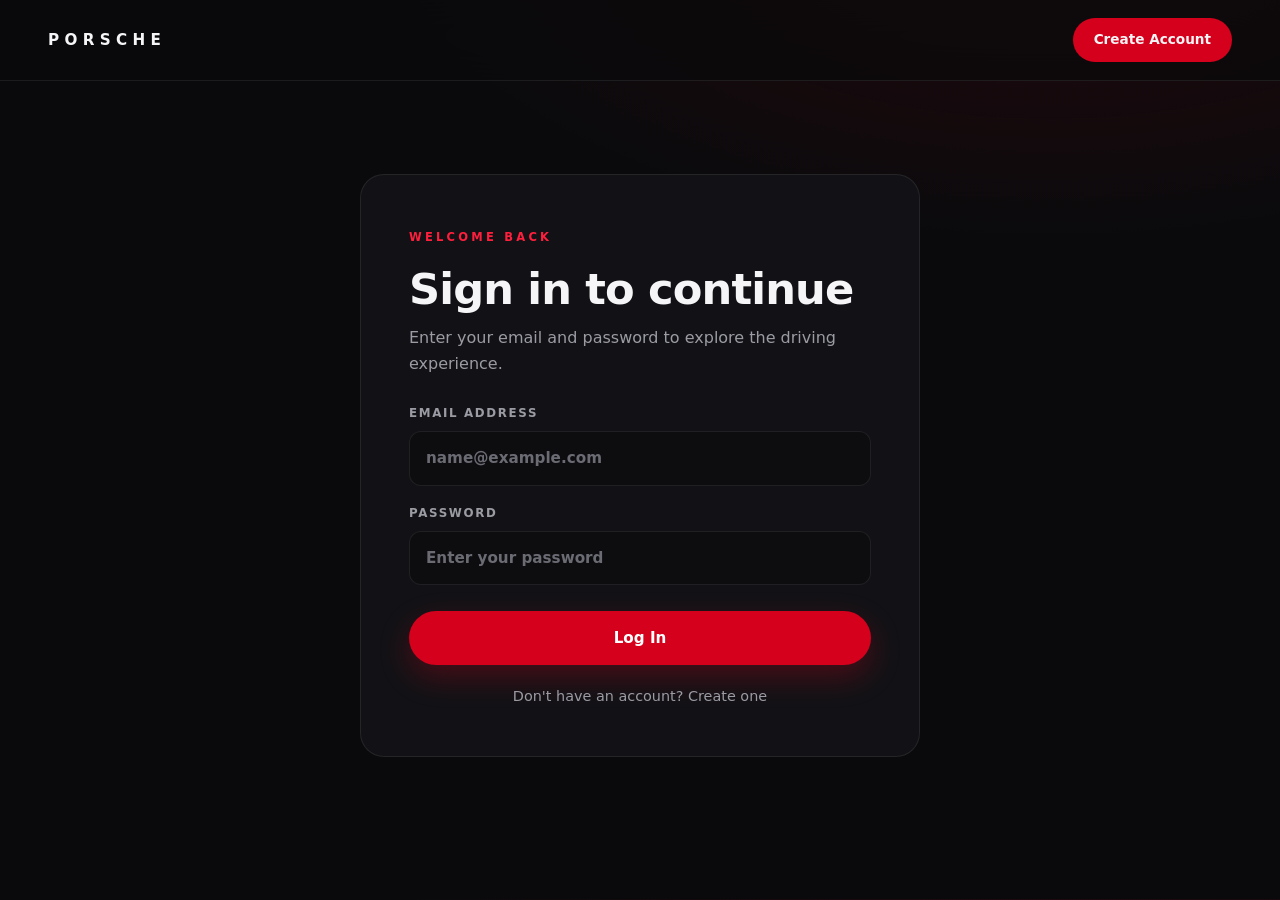
<file: index.html>
<!DOCTYPE html>
<html lang="en">
<head>
  <meta charset="UTF-8">
  <meta name="google-site-verification" content="EdclA1ubfzL2VfOmxG6n_ov7OvyrOCVswRvJvvJEWGw" />
  <meta name="viewport" content="width=device-width, initial-scale=1.0">
  <title>Porsche Inspired</title>
  <link rel="stylesheet" href="style.css">
  <script defer src="script.js"></script>
</head>
<body data-auth-required="true">
  <header class="site-header">
    <div class="brand">PORSCHE</div>
    <nav class="nav">
      <a href="#models">Models</a>
      <a href="#design">Design</a>
      <a href="#performance">Performance</a>
      <a href="#experience">Experience</a>
    </nav>
    <div class="header-actions">
      <a href="create-account.html" class="header-button">Create Account</a>
      <a href="#build" class="header-button">Build Yours</a>
      <a href="login.html" class="header-button" id="logout-button">Log Out</a>
    </div>
  </header>

  <main>
    <section class="hero">
      <div class="hero-copy">
        <span class="eyebrow">The new generation of driving passion</span>
        <h1>Performance. Precision. Possibility.</h1>
        <p>Experience the spirit of a sports car built for the road and engineered for the future.</p>
        <div class="hero-actions">
          <a href="#models" class="button button-primary">Discover Models</a>
          <a href="#experience" class="button button-secondary">Explore Experience</a>
        </div>
      </div>
      <div class="hero-media">
        <div class="hero-media-overlay"></div>
        <div class="hero-car-card">
          <span>911 Turbo S</span>
          <strong>0-60 mph in 2.7s</strong>
          <p>Iconic silhouette. Race-bred performance.</p>
        </div>
      </div>
    </section>

    <section class="feature-strip reveal" id="design">
      <div>
        <h2>Designed to move</h2>
        <p>Every curve is sculpted for aerodynamics, comfort, and unmistakable presence.</p>
      </div>
      <div>
        <p>Refined materials, driver-focused ergonomics, and a clean cockpit built around control.</p>
      </div>
    </section>

    <section class="models" id="models">
      <article class="model-card reveal">
        <span>911</span>
        <h3>Pure Sports Car</h3>
        <p>Precision, agility, and championship heritage in every drive.</p>
        <a class="model-card-link" href="911.html">Explore 911 features <span aria-hidden="true">→</span></a>
      </article>
      <article class="model-card reveal">
        <span>Taycan</span>
        <h3>Electric Performance</h3>
        <p>Instant torque, long-range performance, and a future-focused drive.</p>
        <a class="model-card-link" href="taycan.html">Explore Taycan features <span aria-hidden="true">→</span></a>
      </article>
      <article class="model-card reveal">
        <span>Cayenne</span>
        <h3>Versatile Power</h3>
        <p>Spacious style and commanding capability for every route.</p>
        <a class="model-card-link" href="cayenne.html">Explore Cayenne features <span aria-hidden="true">→</span></a>
      </article>
    </section>

    <section class="info-grid reveal" id="performance">
      <div>
        <h2>Uncompromised Performance</h2>
        <p>Race-derived engineering delivers rapid acceleration, responsive handling, and confident braking.</p>
      </div>
      <div class="stats">
        <div><strong>710</strong><span>HP</span></div>
        <div><strong>2.7</strong><span>Seconds 0-60</span></div>
        <div><strong>250</strong><span>mph top speed</span></div>
      </div>
    </section>

    <section class="experience reveal" id="experience">
      <div>
        <h2>Elevate the drive</h2>
        <p>From handcrafted interiors to cutting-edge technology, every detail is tailored to your journey.</p>
      </div>
      <div class="experience-actions">
        <a href="#build" class="button button-primary">Start Building</a>
        <a href="#build" class="button button-secondary">Find a Dealer</a>
      </div>
    </section>
  </main>

  <footer class="site-footer" id="build">
    <div>
      <span>PORSCHE</span>
      <p>Luxury sports performance made for the road.</p>
    </div>
    <div class="footer-links">
      <a href="#models">Models</a>
      <a href="#design">Design</a>
      <a href="#performance">Performance</a>
    </div>
  </footer>
</body>
</html>
</file>
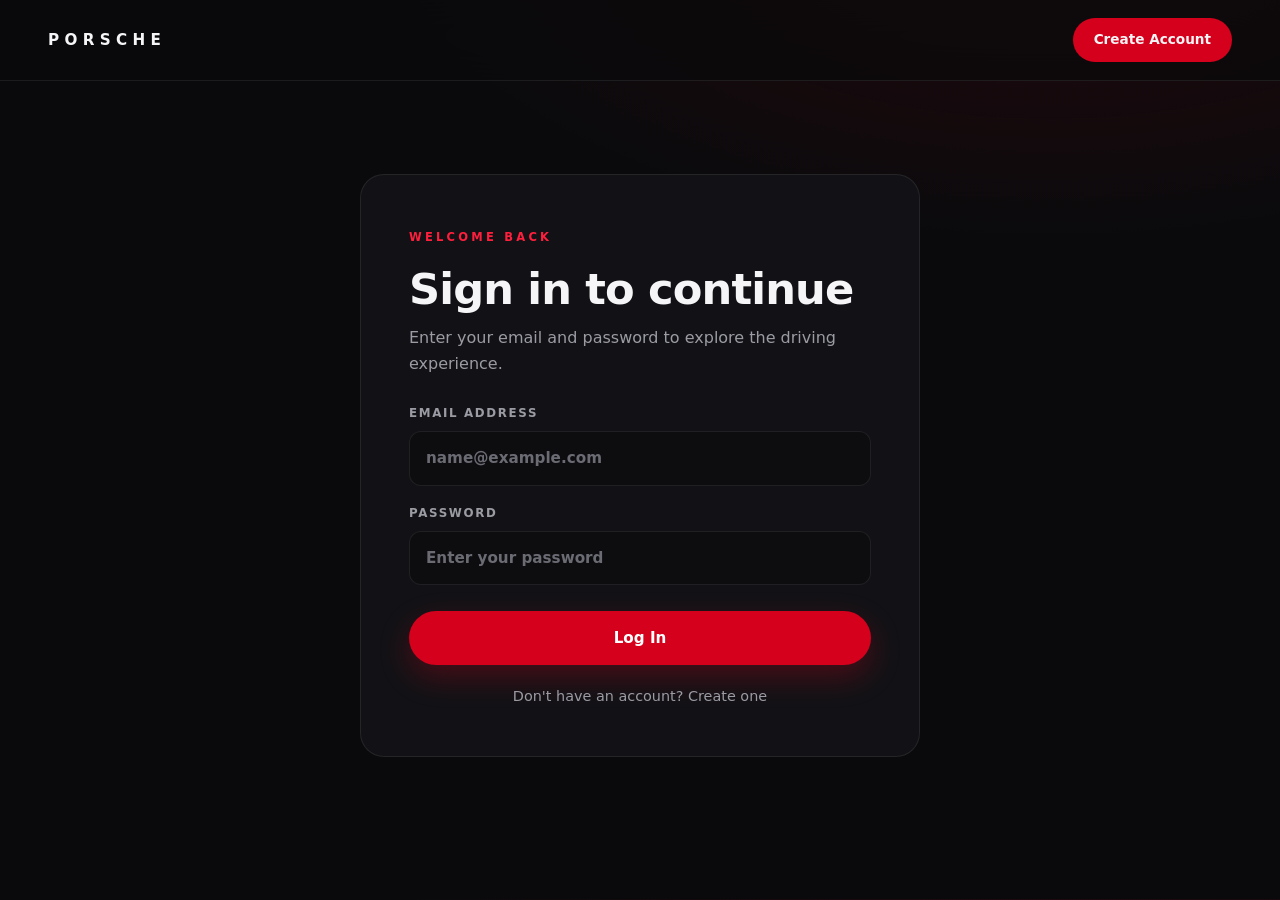
<file: 911.html>
<!DOCTYPE html>
<html lang="en">
<head>
  <meta charset="UTF-8">
  <meta name="viewport" content="width=device-width, initial-scale=1.0">
  <title>911 Features | Porsche Inspired</title>
  <link rel="stylesheet" href="style.css">
  <script defer src="script.js"></script>
</head>
<body data-auth-required="true">
  <header class="site-header">
    <a class="brand" href="index.html">PORSCHE</a>
    <nav class="nav">
      <a href="index.html#models">All Models</a>
      <a href="taycan.html">Taycan</a>
      <a href="cayenne.html">Cayenne</a>
    </nav>
    <div class="header-actions">
      <a href="login.html" class="header-button" id="logout-button">Log Out</a>
    </div>
  </header>
  <main class="model-detail">
    <section class="model-detail-hero">
      <div class="model-detail-copy">
        <span class="eyebrow">The sports car icon</span>
        <h1>Porsche 911</h1>
        <p>A distinctive silhouette, a rear-engine layout, and precise responses come together in a sports car made for an engaging drive.</p>
        <div class="model-detail-actions">
          <a href="index.html#models" class="button button-primary">Explore all models</a>
          <a href="taycan.html" class="button button-secondary">Next: Taycan</a>
        </div>
      </div>
      <img class="model-detail-image" src="https://images.unsplash.com/photo-1503376780353-7e6692767b70?auto=format&amp;fit=crop&amp;w=1400&amp;q=85" alt="Porsche 911 sports car" fetchpriority="high">
    </section>
    <section class="model-feature-grid" aria-label="911 features">
      <article class="model-feature">
        <span>01 / Power</span>
        <h2>Responsive performance</h2>
        <p>Turbocharged flat-six power delivers quick response and a signature sports-car sound.</p>
      </article>
      <article class="model-feature">
        <span>02 / Control</span>
        <h2>Driver-focused handling</h2>
        <p>Carefully tuned chassis dynamics and available all-wheel drive support confident, composed driving.</p>
      </article>
      <article class="model-feature">
        <span>03 / Design</span>
        <h2>Iconic, purposeful shape</h2>
        <p>The instantly recognizable profile balances heritage details with aerodynamic form.</p>
      </article>
      <article class="model-feature">
        <span>04 / Cockpit</span>
        <h2>Everything within reach</h2>
        <p>A driver-oriented cabin brings clear displays, intuitive controls, and premium finishes together.</p>
      </article>
      <article class="model-feature">
        <span>05 / Everyday</span>
        <h2>Sports car versatility</h2>
        <p>Usable storage, comfortable seating, and selectable driving modes make it adaptable beyond the track.</p>
      </article>
      <article class="model-feature">
        <span>06 / Personalize</span>
        <h2>Make it your own</h2>
        <p>Choose from a range of exterior colors, wheel designs, and interior finishes to suit your style.</p>
      </article>
    </section>
    <p class="model-detail-note">Features and availability vary by model year and configuration.</p>
  </main>
</body>
</html>
</file>
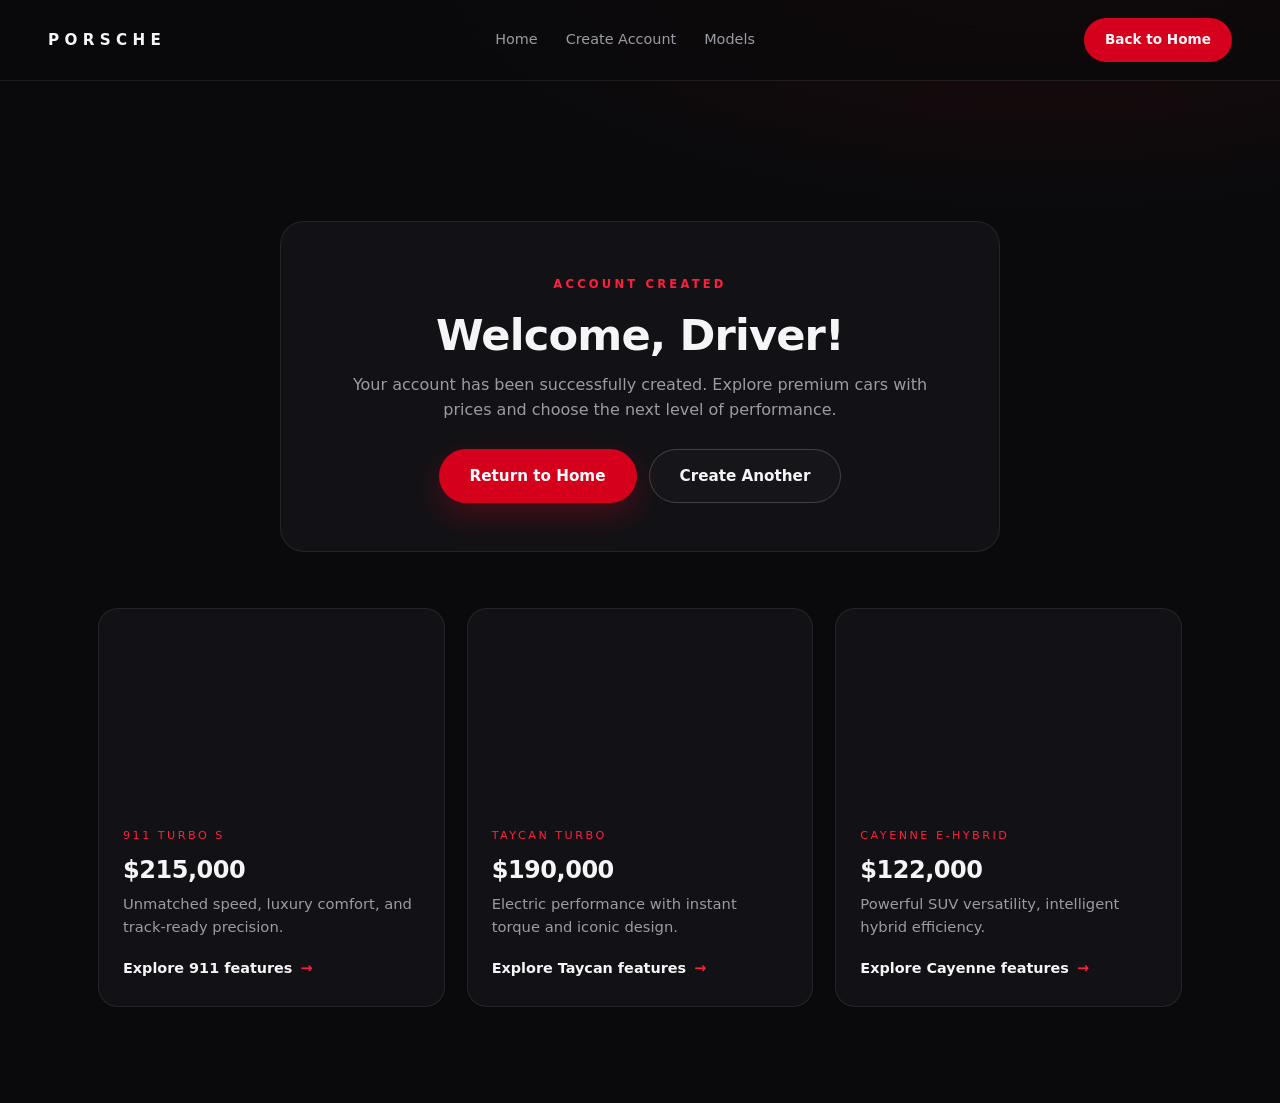
<file: account-created.html>
<!DOCTYPE html>
<html lang="en">
<head>
  <meta charset="UTF-8">
  <meta name="viewport" content="width=device-width, initial-scale=1.0">
  <title>Account Created</title>
  <link rel="stylesheet" href="style.css">
</head>
<body>
  <header class="site-header">
    <div class="brand">PORSCHE</div>
    <nav class="nav">
      <a href="index.html">Home</a>
      <a href="create-account.html">Create Account</a>
      <a href="index.html#models">Models</a>
    </nav>
    <div class="header-actions">
      <a href="index.html" class="header-button">Back to Home</a>
    </div>
  </header>

  <main class="account-page">
    <section class="status-panel">
      <span class="eyebrow">Account created</span>
      <h1>Welcome, <span class="welcome-name">Driver</span>!</h1>
      <p>Your account has been successfully created. Explore premium cars with prices and choose the next level of performance.</p>
      <div class="account-actions">
        <a class="button button-primary" href="index.html">Return to Home</a>
        <a class="button button-secondary" href="create-account.html">Create Another</a>
      </div>
    </section>

    <section class="car-gallery">
      <article class="car-card">
        <div class="car-image" style="background-image: url('https://images.unsplash.com/photo-1503376780353-7e6692767b70?auto=format&fit=crop&w=900&q=80');"></div>
        <div class="car-copy">
          <span class="car-label">911 Turbo S</span>
          <h2>$215,000</h2>
          <p>Unmatched speed, luxury comfort, and track-ready precision.</p>
          <a class="model-card-link" href="911.html">Explore 911 features <span aria-hidden="true">→</span></a>
        </div>
      </article>
      <article class="car-card">
        <div class="car-image" style="background-image: url('https://images.unsplash.com/photo-1611859266238-4b98091d9d9b?auto=format&fit=crop&w=900&q=80');"></div>
        <div class="car-copy">
          <span class="car-label">Taycan Turbo</span>
          <h2>$190,000</h2>
          <p>Electric performance with instant torque and iconic design.</p>
          <a class="model-card-link" href="taycan.html">Explore Taycan features <span aria-hidden="true">→</span></a>
        </div>
      </article>
      <article class="car-card">
        <div class="car-image" style="background-image: url('https://images.unsplash.com/photo-1511919884226-fd3cad34687c?auto=format&fit=crop&w=900&q=80');"></div>
        <div class="car-copy">
          <span class="car-label">Cayenne E-Hybrid</span>
          <h2>$122,000</h2>
          <p>Powerful SUV versatility, intelligent hybrid efficiency.</p>
          <a class="model-card-link" href="cayenne.html">Explore Cayenne features <span aria-hidden="true">→</span></a>
        </div>
      </article>
    </section>
  </main>

  <script defer src="script.js"></script>
</body>
</html>
</file>
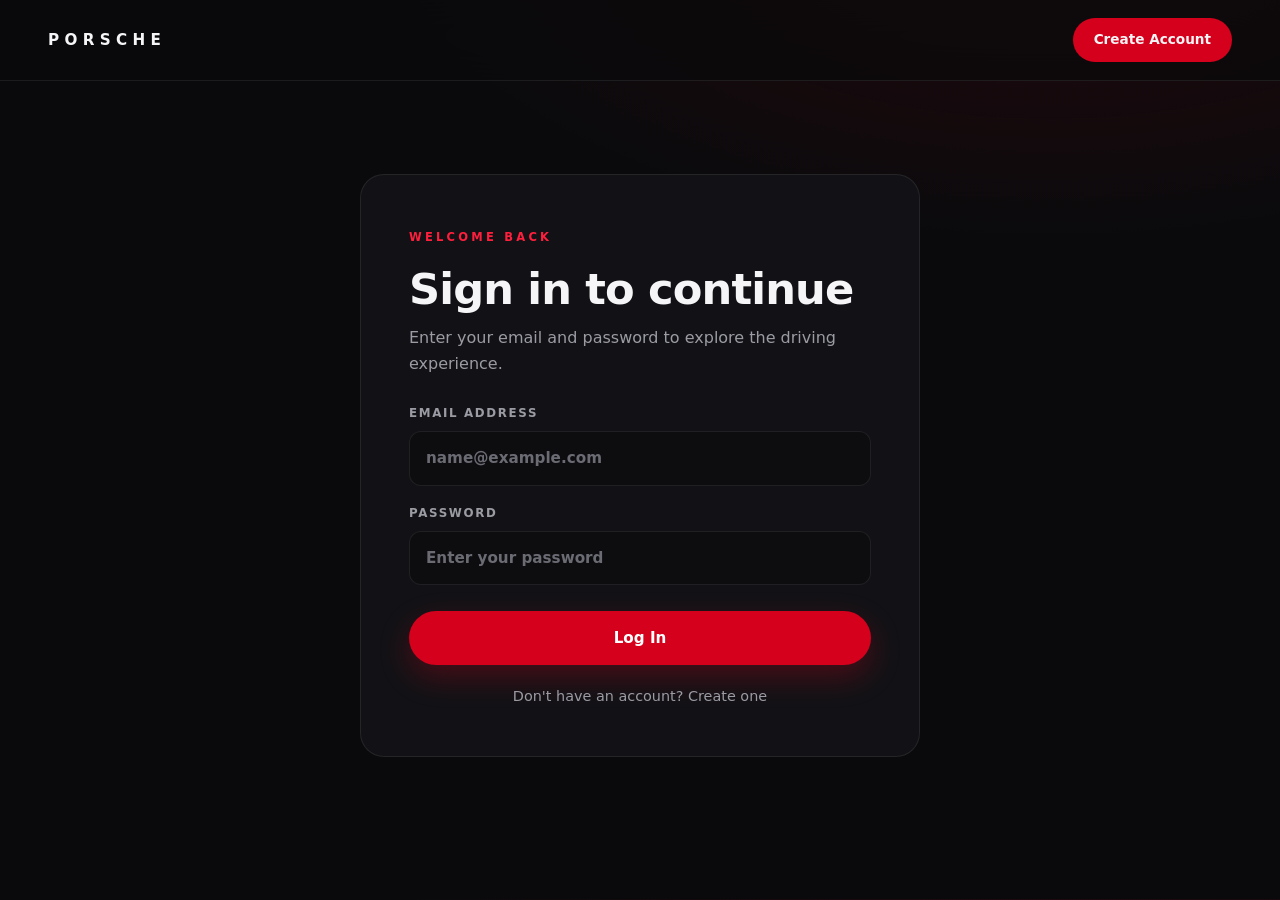
<file: cayenne.html>
<!DOCTYPE html>
<html lang="en">
<head>
  <meta charset="UTF-8">
  <meta name="viewport" content="width=device-width, initial-scale=1.0">
  <title>Cayenne Features | Porsche Inspired</title>
  <link rel="stylesheet" href="style.css">
  <script defer src="script.js"></script>
</head>
<body data-auth-required="true">
  <header class="site-header">
    <a class="brand" href="index.html">PORSCHE</a>
    <nav class="nav">
      <a href="index.html#models">All Models</a>
      <a href="911.html">911</a>
      <a href="taycan.html">Taycan</a>
    </nav>
    <div class="header-actions">
      <a href="login.html" class="header-button" id="logout-button">Log Out</a>
    </div>
  </header>
  <main class="model-detail">
    <section class="model-detail-hero">
      <div class="model-detail-copy">
        <span class="eyebrow">Room for every route</span>
        <h1>Porsche Cayenne</h1>
        <p>Versatile space and everyday comfort meet confident road manners and the purposeful design of a performance SUV.</p>
        <div class="model-detail-actions">
          <a href="index.html#models" class="button button-primary">Explore all models</a>
          <a href="911.html" class="button button-secondary">Next: 911</a>
        </div>
      </div>
      <img class="model-detail-image" src="https://images.unsplash.com/photo-1511919884226-fd3cad34687c?auto=format&amp;fit=crop&amp;w=1400&amp;q=85" alt="Porsche Cayenne SUV" fetchpriority="high">
    </section>
    <section class="model-feature-grid" aria-label="Cayenne features">
      <article class="model-feature">
        <span>01 / Capability</span>
        <h2>Powertrain choice</h2>
        <p>Choose from performance-focused petrol and plug-in hybrid options, depending on configuration.</p>
      </article>
      <article class="model-feature">
        <span>02 / Handling</span>
        <h2>Confident on the road</h2>
        <p>Responsive steering and available adaptive chassis features help balance comfort with control.</p>
      </article>
      <article class="model-feature">
        <span>03 / Space</span>
        <h2>Room to bring more</h2>
        <p>A spacious cabin and flexible cargo area are ready for passengers, luggage, and everyday plans.</p>
      </article>
      <article class="model-feature">
        <span>04 / Comfort</span>
        <h2>Made for longer drives</h2>
        <p>Comfortable seating, thoughtful storage, and available climate features make every seat inviting.</p>
      </article>
      <article class="model-feature">
        <span>05 / Technology</span>
        <h2>Useful, connected tech</h2>
        <p>Modern driver assistance and infotainment features help make daily driving more convenient.</p>
      </article>
      <article class="model-feature">
        <span>06 / Personalize</span>
        <h2>Your own configuration</h2>
        <p>Explore a range of trims, exterior finishes, wheels, and interior details for a personal fit.</p>
      </article>
    </section>
    <p class="model-detail-note">Features and availability vary by model year and configuration.</p>
  </main>
</body>
</html>
</file>
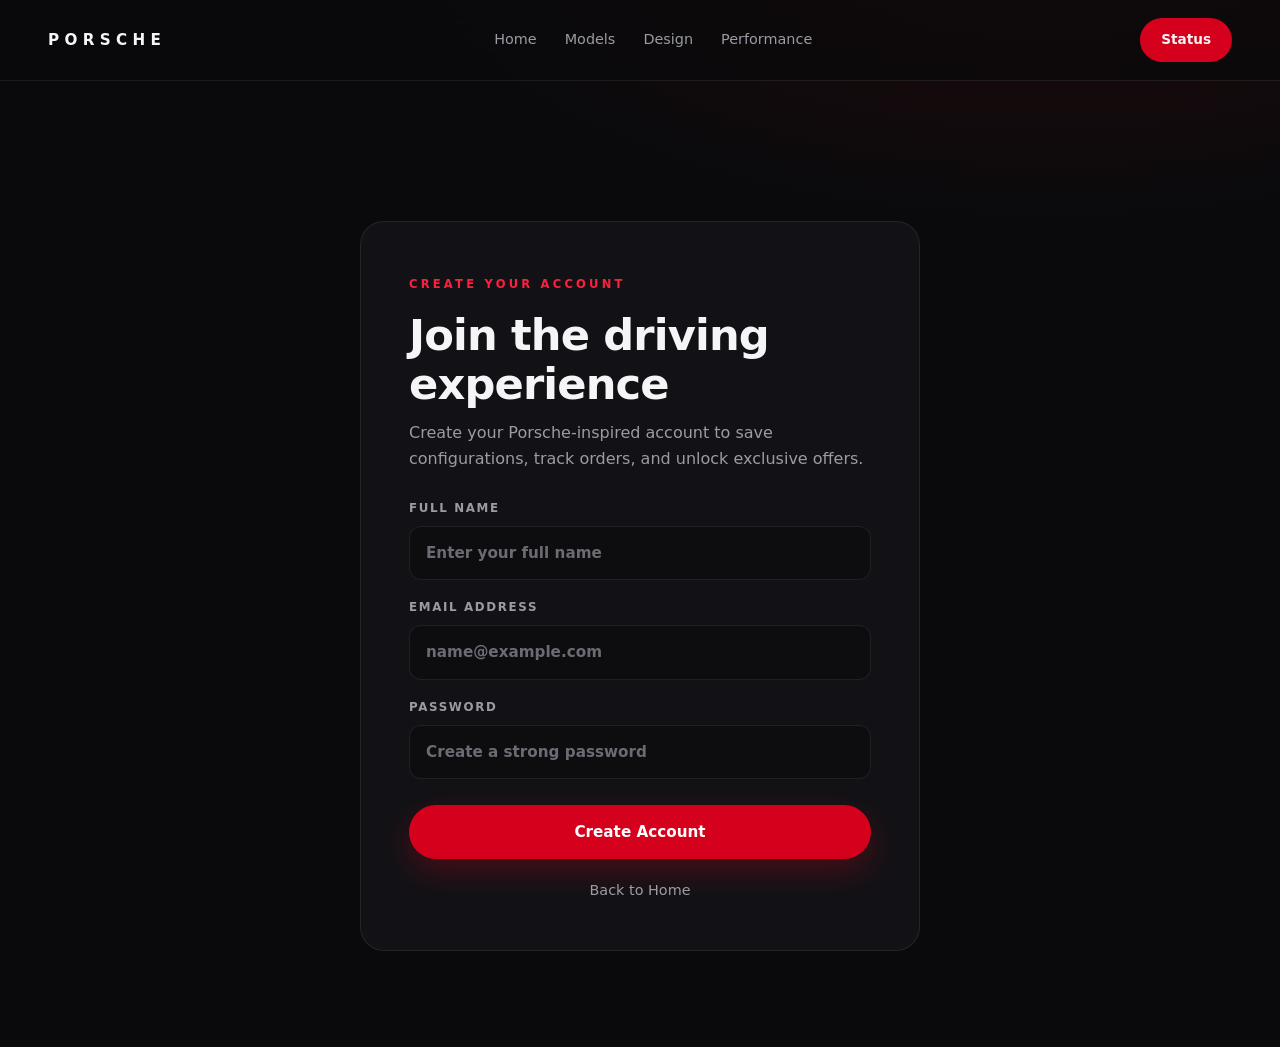
<file: create-account.html>
<!DOCTYPE html>
<html lang="en">
<head>
  <meta charset="UTF-8">
  <meta name="viewport" content="width=device-width, initial-scale=1.0">
  <title>Create Account</title>
  <link rel="stylesheet" href="style.css">
  <script defer src="script.js"></script>
</head>
<body>
  <header class="site-header">
    <div class="brand">PORSCHE</div>
    <nav class="nav">
      <a href="index.html">Home</a>
      <a href="index.html#models">Models</a>
      <a href="index.html#design">Design</a>
      <a href="index.html#performance">Performance</a>
    </nav>
    <div class="header-actions">
      <a href="account-created.html" class="header-button">Status</a>
    </div>
  </header>

  <main class="account-page">
    <section class="account-panel">
      <span class="eyebrow">Create your account</span>
      <h1>Join the driving experience</h1>
      <p>Create your Porsche-inspired account to save configurations, track orders, and unlock exclusive offers.</p>

      <form id="create-account-form" class="account-form">
        <label>
          Full Name
          <input type="text" name="fullName" placeholder="Enter your full name" required>
        </label>
        <label>
          Email Address
          <input type="email" name="email" placeholder="name@example.com" required>
        </label>
        <label>
          Password
          <input type="password" name="password" placeholder="Create a strong password" required>
        </label>
        <button class="button button-primary" type="submit">Create Account</button>
      </form>

      <div class="account-links">
        <a href="index.html">Back to Home</a>
      </div>
    </section>
  </main>
</body>
</html>
</file>
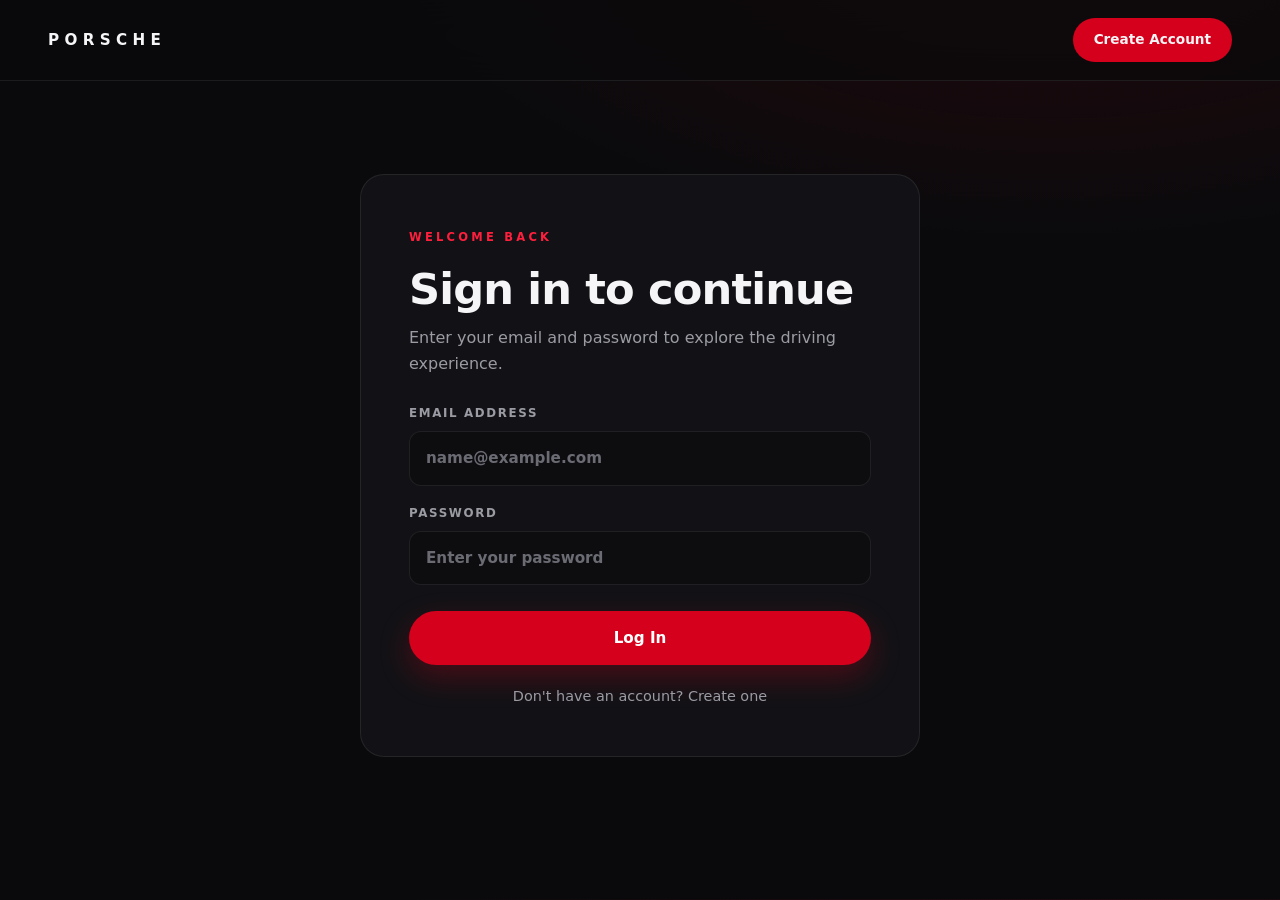
<file: login.html>
<!DOCTYPE html>
<html lang="en">
<head>
  <meta charset="UTF-8">
  <meta name="viewport" content="width=device-width, initial-scale=1.0">
  <title>Sign In | Porsche Inspired</title>
  <link rel="stylesheet" href="style.css">
  <script defer src="script.js"></script>
</head>
<body data-login-page="true">
  <header class="site-header">
    <a class="brand" href="login.html">PORSCHE</a>
    <div class="header-actions">
      <a href="create-account.html" class="header-button">Create Account</a>
    </div>
  </header>

  <main class="account-page login-page">
    <section class="account-panel">
      <span class="eyebrow">Welcome back</span>
      <h1>Sign in to continue</h1>
      <p>Enter your email and password to explore the driving experience.</p>

      <form id="login-form" class="account-form">
        <label>
          Email Address
          <input type="email" name="email" placeholder="name@example.com" autocomplete="email" required>
        </label>
        <label>
          Password
          <input type="password" name="password" placeholder="Enter your password" autocomplete="current-password" required>
        </label>
        <button class="button button-primary" type="submit">Log In</button>
      </form>

      <div class="account-links">
        <a href="create-account.html">Don't have an account? Create one</a>
      </div>
    </section>
  </main>
</body>
</html>
</file>
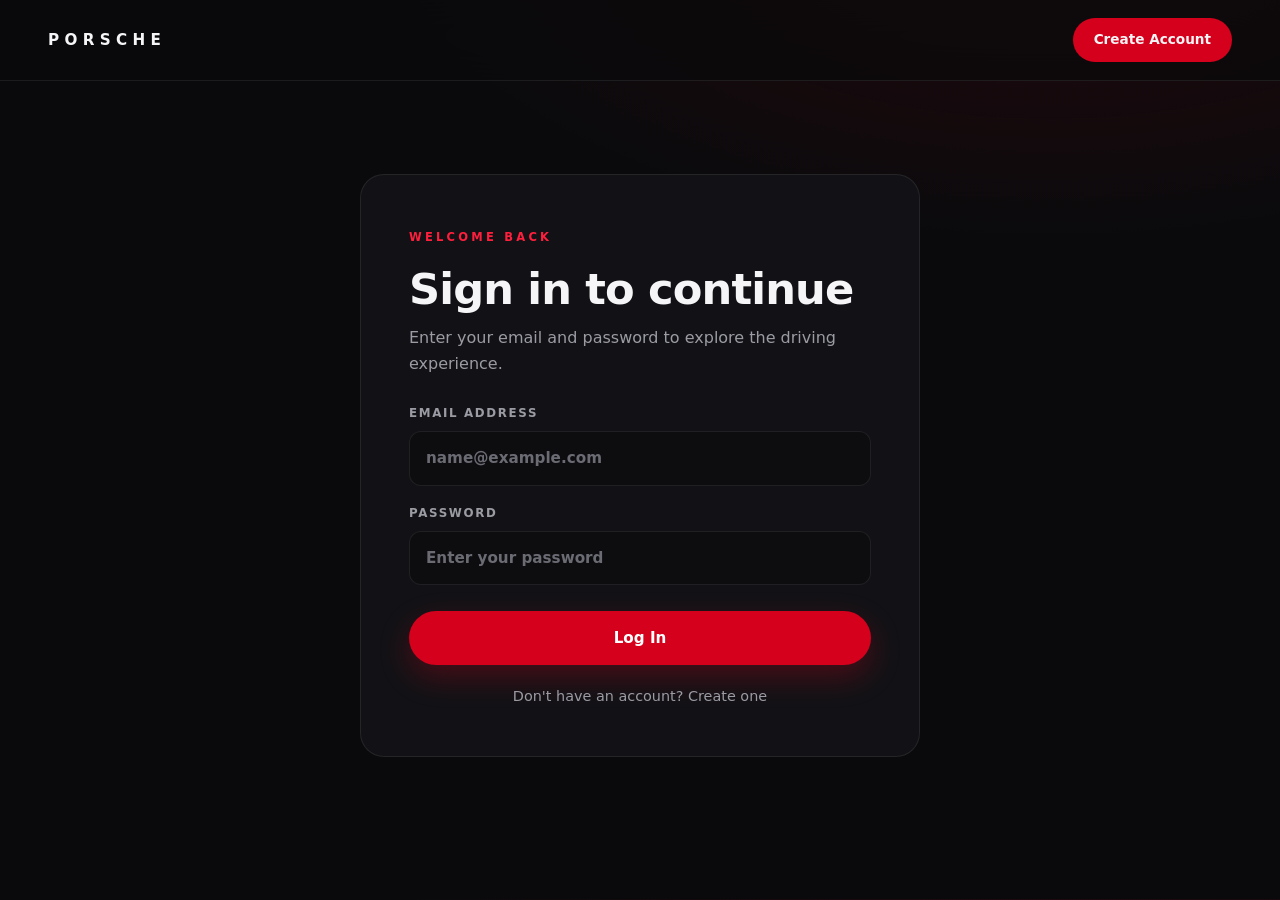
<file: taycan.html>
<!DOCTYPE html>
<html lang="en">
<head>
  <meta charset="UTF-8">
  <meta name="viewport" content="width=device-width, initial-scale=1.0">
  <title>Taycan Features | Porsche Inspired</title>
  <link rel="stylesheet" href="style.css">
  <script defer src="script.js"></script>
</head>
<body data-auth-required="true">
  <header class="site-header">
    <a class="brand" href="index.html">PORSCHE</a>
    <nav class="nav">
      <a href="index.html#models">All Models</a>
      <a href="911.html">911</a>
      <a href="cayenne.html">Cayenne</a>
    </nav>
    <div class="header-actions">
      <a href="login.html" class="header-button" id="logout-button">Log Out</a>
    </div>
  </header>
  <main class="model-detail">
    <section class="model-detail-hero">
      <div class="model-detail-copy">
        <span class="eyebrow">Electric, with a sporting soul</span>
        <h1>Porsche Taycan</h1>
        <p>All-electric power meets precise handling and a refined cabin, bringing a distinctly sporty character to every journey.</p>
        <div class="model-detail-actions">
          <a href="index.html#models" class="button button-primary">Explore all models</a>
          <a href="cayenne.html" class="button button-secondary">Next: Cayenne</a>
        </div>
      </div>
      <img class="model-detail-image" src="https://images.unsplash.com/photo-1611859266238-4b98091d9d9b?auto=format&amp;fit=crop&amp;w=1400&amp;q=85" alt="Porsche Taycan electric sports car" fetchpriority="high">
    </section>
    <section class="model-feature-grid" aria-label="Taycan features">
      <article class="model-feature">
        <span>01 / Power</span>
        <h2>All-electric drive</h2>
        <p>Electric motors provide immediate response and smooth, quiet power delivery.</p>
      </article>
      <article class="model-feature">
        <span>02 / Charging</span>
        <h2>Flexible charging</h2>
        <p>Home and public charging options make it easy to plan charging around your routine.</p>
      </article>
      <article class="model-feature">
        <span>03 / Handling</span>
        <h2>Low, planted stance</h2>
        <p>A performance-focused platform and balanced chassis help the Taycan feel composed through corners.</p>
      </article>
      <article class="model-feature">
        <span>04 / Technology</span>
        <h2>Connected cockpit</h2>
        <p>Digital displays and connected vehicle functions keep key driving and route information close at hand.</p>
      </article>
      <article class="model-feature">
        <span>05 / Comfort</span>
        <h2>Quiet, considered cabin</h2>
        <p>Thoughtful seating, premium materials, and a calm electric ride support longer trips.</p>
      </article>
      <article class="model-feature">
        <span>06 / Personalize</span>
        <h2>Choose your character</h2>
        <p>Available body styles, colors, wheels, and interior options let you shape your Taycan.</p>
      </article>
    </section>
    <p class="model-detail-note">Features, range, and charging times vary by model year, configuration, and conditions.</p>
  </main>
</body>
</html>
</file>
<file: style.css>
:root {
  --bg: #0a0a0c;
  --surface: #121216;
  --surface-2: #191920;
  --text: #f5f5f7;
  --muted: #9b9ba4;
  --accent: #d5001c;
  --accent-strong: #ff1f3d;
  --border: rgba(255, 255, 255, 0.08);
  --radius: 20px;
  --page-x: 48px;
  --font: "Segoe UI", system-ui, -apple-system, "Helvetica Neue", Arial, sans-serif;
}

*,
*::before,
*::after {
  box-sizing: border-box;
}

html {
  scroll-behavior: smooth;
  scroll-padding-top: 96px;
}

body {
  margin: 0;
  font-family: var(--font);
  line-height: 1.6;
  color: var(--text);
  background:
    radial-gradient(1100px 560px at 82% -12%, rgba(213, 0, 28, 0.14), transparent 62%),
    var(--bg);
  -webkit-font-smoothing: antialiased;
}

h1,
h2,
h3,
h4 {
  margin: 0 0 0.6rem;
  font-weight: 700;
  letter-spacing: -0.02em;
  line-height: 1.12;
}

h1 {
  font-size: clamp(2rem, 3.6vw, 2.7rem);
}

h2 {
  font-size: clamp(1.7rem, 3vw, 2.4rem);
}

p {
  margin: 0 0 1rem;
  color: var(--muted);
}

a {
  color: inherit;
  text-decoration: none;
}

::selection {
  background: rgba(213, 0, 28, 0.55);
  color: #fff;
}

:focus-visible {
  outline: 2px solid var(--accent-strong);
  outline-offset: 3px;
}

/* Header */

.site-header {
  position: sticky;
  top: 0;
  z-index: 50;
  display: flex;
  align-items: center;
  justify-content: space-between;
  gap: 28px;
  padding: 18px var(--page-x);
  background: rgba(10, 10, 12, 0.72);
  border-bottom: 1px solid var(--border);
  backdrop-filter: blur(18px);
  -webkit-backdrop-filter: blur(18px);
}

.brand {
  font-size: 0.95rem;
  font-weight: 800;
  letter-spacing: 0.35em;
  white-space: nowrap;
}

.nav {
  display: flex;
  flex-wrap: wrap;
  gap: 28px;
  font-size: 0.9rem;
  font-weight: 500;
}

.nav a {
  position: relative;
  padding: 4px 0;
  color: var(--muted);
  transition: color 0.2s ease;
}

.nav a::after {
  content: "";
  position: absolute;
  left: 0;
  bottom: 0;
  width: 0;
  height: 1px;
  background: var(--accent-strong);
  transition: width 0.25s ease;
}

.nav a:hover {
  color: var(--text);
}

.nav a:hover::after {
  width: 100%;
}

.header-actions {
  display: flex;
  align-items: center;
  gap: 10px;
}

.header-button {
  padding: 10px 20px;
  font-size: 0.85rem;
  font-weight: 600;
  color: var(--text);
  white-space: nowrap;
  border: 1px solid var(--border);
  border-radius: 999px;
  transition: background 0.2s ease, border-color 0.2s ease;
}

.header-actions .header-button:first-child {
  background: var(--accent);
  border-color: transparent;
}

.header-actions .header-button:first-child:hover {
  background: var(--accent-strong);
}

.header-button:hover {
  background: rgba(255, 255, 255, 0.06);
  border-color: rgba(255, 255, 255, 0.2);
}

/* Buttons */

.button {
  display: inline-flex;
  align-items: center;
  justify-content: center;
  padding: 14px 30px;
  font: inherit;
  font-size: 0.95rem;
  font-weight: 600;
  color: var(--text);
  border: 1px solid transparent;
  border-radius: 999px;
  cursor: pointer;
  transition: transform 0.2s ease, background 0.2s ease, border-color 0.2s ease;
}

.button:hover {
  transform: translateY(-2px);
}

.button-primary {
  color: #fff;
  background: var(--accent);
  box-shadow: 0 12px 30px rgba(213, 0, 28, 0.28);
}

.button-primary:hover {
  background: var(--accent-strong);
}

.button-secondary {
  color: var(--text);
  background: rgba(255, 255, 255, 0.02);
  border-color: rgba(255, 255, 255, 0.18);
}

.button-secondary:hover {
  background: rgba(255, 255, 255, 0.08);
  border-color: rgba(255, 255, 255, 0.3);
}

/* Hero */

.hero {
  display: grid;
  grid-template-columns: minmax(0, 1.05fr) minmax(0, 0.95fr);
  gap: clamp(32px, 5vw, 80px);
  align-items: center;
  padding: 100px var(--page-x) 90px;
}

.eyebrow {
  display: inline-block;
  margin-bottom: 18px;
  font-size: 0.72rem;
  font-weight: 600;
  letter-spacing: 0.28em;
  text-transform: uppercase;
  color: var(--accent-strong);
}

.hero h1 {
  margin-bottom: 22px;
  font-size: clamp(2.6rem, 5.2vw, 4.4rem);
  font-weight: 800;
  line-height: 1.02;
}

.hero-copy > p {
  max-width: 48ch;
  font-size: 1.05rem;
}

.hero-actions {
  display: flex;
  flex-wrap: wrap;
  gap: 14px;
  margin-top: 8px;
}

.hero-media {
  position: relative;
  min-height: 540px;
  overflow: hidden;
  background: #101014 url("https://images.unsplash.com/photo-1503376780353-7e6692767b70?auto=format&fit=crop&w=1200&q=80") center / cover no-repeat;
  border: 1px solid var(--border);
  border-radius: 28px;
}

.hero-media-overlay {
  position: absolute;
  inset: 0;
  background: linear-gradient(180deg, rgba(8, 8, 10, 0) 38%, rgba(8, 8, 10, 0.88) 100%);
}

.hero-car-card {
  position: absolute;
  right: 24px;
  bottom: 24px;
  left: 24px;
  padding: 22px 24px;
  background: rgba(14, 14, 18, 0.72);
  border: 1px solid rgba(255, 255, 255, 0.14);
  border-radius: 18px;
  backdrop-filter: blur(14px);
  -webkit-backdrop-filter: blur(14px);
}

.hero-car-card span {
  display: block;
  margin-bottom: 6px;
  font-size: 0.7rem;
  letter-spacing: 0.18em;
  text-transform: uppercase;
  color: var(--muted);
}

.hero-car-card strong {
  display: block;
  margin-bottom: 4px;
  font-size: 1.15rem;
  letter-spacing: -0.01em;
}

.hero-car-card p {
  margin: 0;
  font-size: 0.9rem;
  color: var(--muted);
}

/* Feature strip */

.feature-strip {
  display: grid;
  grid-template-columns: 1fr 1fr;
  gap: clamp(24px, 4vw, 64px);
  align-items: end;
  padding: 88px var(--page-x);
  background: rgba(255, 255, 255, 0.015);
  border-top: 1px solid var(--border);
  border-bottom: 1px solid var(--border);
}

.feature-strip h2 {
  margin-bottom: 12px;
}

.feature-strip p {
  margin: 0;
}

/* Models */

.models {
  display: grid;
  grid-template-columns: repeat(3, minmax(0, 1fr));
  gap: 22px;
  padding: 96px var(--page-x) 110px;
}

.model-card {
  padding: 30px 28px;
  background: linear-gradient(180deg, var(--surface-2), var(--surface));
  border: 1px solid var(--border);
  border-radius: var(--radius);
  transition: transform 0.25s ease, border-color 0.25s ease, box-shadow 0.25s ease;
}

.model-card:hover {
  transform: translateY(-6px);
  border-color: rgba(213, 0, 28, 0.55);
  box-shadow: 0 22px 50px rgba(0, 0, 0, 0.45);
}

.model-card > span {
  display: inline-block;
  margin-bottom: 16px;
  font-size: 0.72rem;
  letter-spacing: 0.24em;
  text-transform: uppercase;
  color: var(--accent-strong);
}

.model-card h3 {
  margin-bottom: 10px;
  font-size: 1.35rem;
}

.model-card p {
  margin: 0;
  font-size: 0.95rem;
}

.model-card-link {
  display: inline-flex;
  align-items: center;
  gap: 8px;
  margin-top: 20px;
  color: var(--text);
  font-size: 0.9rem;
  font-weight: 600;
}

.model-card-link span {
  color: var(--accent-strong);
  transition: transform 0.2s ease;
}

.model-card-link:hover span {
  transform: translateX(4px);
}

.car-copy .model-card-link {
  margin-top: 18px;
}

/* Performance */

.info-grid {
  display: grid;
  grid-template-columns: minmax(0, 1.1fr) minmax(0, 1fr);
  gap: clamp(28px, 5vw, 72px);
  align-items: center;
  padding: 100px var(--page-x);
  border-top: 1px solid var(--border);
}

.info-grid h2 {
  margin-bottom: 14px;
}

.info-grid p {
  margin: 0;
}

.stats {
  display: flex;
  flex-wrap: wrap;
  gap: 18px;
}

.stats div {
  flex: 1 1 120px;
  padding: 22px 20px;
  text-align: center;
  background: var(--surface);
  border: 1px solid var(--border);
  border-radius: 16px;
}

.stats strong {
  display: block;
  font-size: clamp(1.9rem, 3vw, 2.6rem);
  font-weight: 800;
  line-height: 1.1;
  letter-spacing: -0.03em;
}

.stats span {
  display: block;
  margin-top: 6px;
  font-size: 0.72rem;
  letter-spacing: 0.16em;
  text-transform: uppercase;
  color: var(--muted);
}

/* Experience */

.experience {
  display: grid;
  grid-template-columns: minmax(0, 1fr) auto;
  gap: clamp(24px, 4vw, 56px);
  align-items: center;
  margin: 0 var(--page-x) 110px;
  padding: clamp(36px, 5vw, 56px);
  background:
    radial-gradient(600px 300px at 100% 0%, rgba(213, 0, 28, 0.18), transparent 70%),
    var(--surface);
  border: 1px solid var(--border);
  border-radius: 26px;
}

.experience h2 {
  margin-bottom: 12px;
}

.experience p {
  max-width: 52ch;
  margin: 0;
}

.experience-actions {
  display: flex;
  flex-wrap: wrap;
  gap: 12px;
}

/* Footer */

.site-footer {
  display: grid;
  grid-template-columns: minmax(0, 1.4fr) minmax(0, 1fr);
  gap: 32px;
  align-items: start;
  padding: 64px var(--page-x) 72px;
  background: #070709;
  border-top: 1px solid var(--border);
}

.site-footer > div:first-child > span {
  font-size: 0.95rem;
  font-weight: 800;
  letter-spacing: 0.35em;
}

.site-footer p {
  max-width: 38ch;
  margin: 12px 0 0;
}

.footer-links {
  display: flex;
  flex-wrap: wrap;
  gap: 10px 24px;
  justify-content: flex-end;
  font-size: 0.9rem;
}

.footer-links a {
  color: var(--muted);
  transition: color 0.2s ease;
}

.footer-links a:hover {
  color: var(--text);
}

/* Account pages */

.account-page {
  max-width: 1180px;
  margin: 0 auto;
  padding: 140px var(--page-x) 96px;
}

.login-page {
  display: flex;
  min-height: calc(100vh - 82px);
  align-items: center;
  justify-content: center;
  padding-top: 48px;
}

body[data-auth-required="true"]:not(.authenticated) > * {
  visibility: hidden;
}

.account-panel,
.status-panel {
  max-width: 560px;
  margin: 0 auto;
  padding: clamp(28px, 4vw, 48px);
  background: var(--surface);
  border: 1px solid var(--border);
  border-radius: 24px;
}

.status-panel {
  max-width: 720px;
  text-align: center;
}

.account-panel h1,
.status-panel h1 {
  margin-bottom: 12px;
}

.account-form {
  display: flex;
  flex-direction: column;
  gap: 18px;
  margin: 28px 0 8px;
}

.account-form label {
  display: flex;
  flex-direction: column;
  gap: 8px;
  font-size: 0.74rem;
  font-weight: 600;
  letter-spacing: 0.14em;
  text-transform: uppercase;
  color: var(--muted);
}

.account-form input {
  width: 100%;
  padding: 14px 16px;
  font: inherit;
  font-size: 0.95rem;
  letter-spacing: normal;
  text-transform: none;
  color: var(--text);
  background: #0d0d10;
  border: 1px solid var(--border);
  border-radius: 12px;
  transition: border-color 0.2s ease, box-shadow 0.2s ease;
}

.account-form input:focus {
  outline: none;
  border-color: rgba(213, 0, 28, 0.7);
  box-shadow: 0 0 0 3px rgba(213, 0, 28, 0.18);
}

.account-form input::placeholder {
  color: #6b6b74;
}

.account-form button {
  width: 100%;
  margin-top: 8px;
}

.account-links {
  margin-top: 20px;
  font-size: 0.9rem;
  text-align: center;
}

.account-links a {
  color: var(--muted);
  transition: color 0.2s ease;
}

.account-links a:hover {
  color: var(--text);
}

.account-actions {
  display: flex;
  flex-wrap: wrap;
  gap: 12px;
  justify-content: center;
  margin-top: 26px;
}

.car-gallery {
  display: grid;
  grid-template-columns: repeat(3, minmax(0, 1fr));
  gap: 22px;
  margin-top: 56px;
}

.car-card {
  overflow: hidden;
  background: var(--surface);
  border: 1px solid var(--border);
  border-radius: var(--radius);
  transition: transform 0.25s ease, border-color 0.25s ease;
}

.car-card:hover {
  transform: translateY(-6px);
  border-color: rgba(255, 255, 255, 0.18);
}

.car-image {
  height: 190px;
  background-position: center;
  background-size: cover;
}

.car-copy {
  padding: 22px 24px 26px;
}

.car-label {
  font-size: 0.7rem;
  letter-spacing: 0.22em;
  text-transform: uppercase;
  color: var(--accent-strong);
}

.car-copy h2 {
  margin: 10px 0 8px;
  font-size: 1.5rem;
}

.car-copy p {
  margin: 0;
  font-size: 0.92rem;
}

/* Model detail pages */

.model-detail {
  max-width: 1440px;
  margin: 0 auto;
  padding: 80px var(--page-x) 110px;
}

.model-detail-hero {
  display: grid;
  grid-template-columns: minmax(0, 0.9fr) minmax(0, 1.1fr);
  gap: clamp(32px, 5vw, 72px);
  align-items: center;
  margin-bottom: 56px;
}

.model-detail-copy {
  max-width: 650px;
}

.model-detail-image {
  display: block;
  width: 100%;
  aspect-ratio: 4 / 3;
  object-fit: cover;
  border: 1px solid var(--border);
  border-radius: 24px;
}

.model-detail-hero h1 {
  font-size: clamp(2.8rem, 7vw, 5.5rem);
}

.model-detail-hero p {
  max-width: 62ch;
  margin: 18px 0 28px;
  font-size: 1.08rem;
}

.model-detail-actions {
  display: flex;
  flex-wrap: wrap;
  gap: 12px;
}

.model-feature-grid {
  display: grid;
  grid-template-columns: repeat(3, minmax(0, 1fr));
  gap: 20px;
}

.model-feature {
  min-height: 210px;
  padding: 28px;
  background: linear-gradient(160deg, var(--surface-2), var(--surface));
  border: 1px solid var(--border);
  border-radius: var(--radius);
}

.model-feature > span {
  display: inline-block;
  margin-bottom: 22px;
  color: var(--accent-strong);
  font-size: 0.72rem;
  font-weight: 600;
  letter-spacing: 0.18em;
  text-transform: uppercase;
}

.model-feature h2 {
  margin-bottom: 10px;
  font-size: 1.35rem;
}

.model-feature p {
  margin: 0;
  font-size: 0.95rem;
}

.model-detail-note {
  margin-top: 24px;
  font-size: 0.8rem;
}

/* Scroll reveal */

.reveal {
  opacity: 0;
  transform: translateY(32px);
  transition: opacity 0.9s ease, transform 0.9s ease;
}

.reveal.visible {
  opacity: 1;
  transform: translateY(0);
}

@media (prefers-reduced-motion: reduce) {
  html {
    scroll-behavior: auto;
  }

  .reveal {
    opacity: 1;
    transform: none;
    transition: none;
  }

  .button:hover,
  .model-card:hover,
  .car-card:hover {
    transform: none;
  }
}

@media (max-width: 1024px) {
  :root {
    --page-x: 32px;
  }

  .site-header {
    flex-wrap: wrap;
  }

  .hero {
    grid-template-columns: 1fr;
    padding-top: 90px;
  }

  .hero-media {
    min-height: 420px;
  }

  .feature-strip,
  .info-grid,
  .site-footer {
    grid-template-columns: 1fr;
  }

  .model-detail-hero {
    grid-template-columns: 1fr;
  }

  .model-feature-grid {
    grid-template-columns: repeat(2, minmax(0, 1fr));
  }

  .feature-strip,
  .info-grid {
    padding: 80px var(--page-x);
  }

  .models {
    grid-template-columns: repeat(2, minmax(0, 1fr));
    padding: 80px var(--page-x) 90px;
  }

  .experience {
    grid-template-columns: 1fr;
    margin-bottom: 90px;
  }

  .footer-links {
    justify-content: flex-start;
  }

  .car-gallery {
    grid-template-columns: repeat(2, minmax(0, 1fr));
  }

  .account-page {
    padding-top: 120px;
  }
}

@media (max-width: 720px) {
  :root {
    --page-x: 20px;
  }

  .site-header {
    flex-direction: column;
    gap: 14px;
    padding: 16px var(--page-x);
  }

  .nav {
    justify-content: center;
    gap: 16px;
  }

  .header-actions {
    flex-direction: column;
    width: 100%;
  }

  .header-button {
    width: 100%;
    text-align: center;
  }

  .hero {
    padding-top: 110px;
  }

  .hero-media {
    min-height: 340px;
  }

  .hero-actions {
    flex-direction: column;
    align-items: stretch;
  }

  .hero-actions .button,
  .account-actions .button {
    width: 100%;
  }

  .models,
  .car-gallery,
  .model-feature-grid {
    grid-template-columns: 1fr;
  }

  .models {
    padding: 70px var(--page-x) 80px;
  }

  .feature-strip,
  .info-grid {
    padding: 64px var(--page-x);
  }

  .experience {
    margin: 0 var(--page-x) 80px;
    padding: 32px 24px;
  }

  .site-footer {
    padding: 48px var(--page-x) 56px;
  }

  .stats div,
  .model-card {
    padding: 1.5rem;
  }

  .account-page {
    padding-top: 120px;
  }

  .car-gallery {
    margin-top: 40px;
  }
}
</file>
